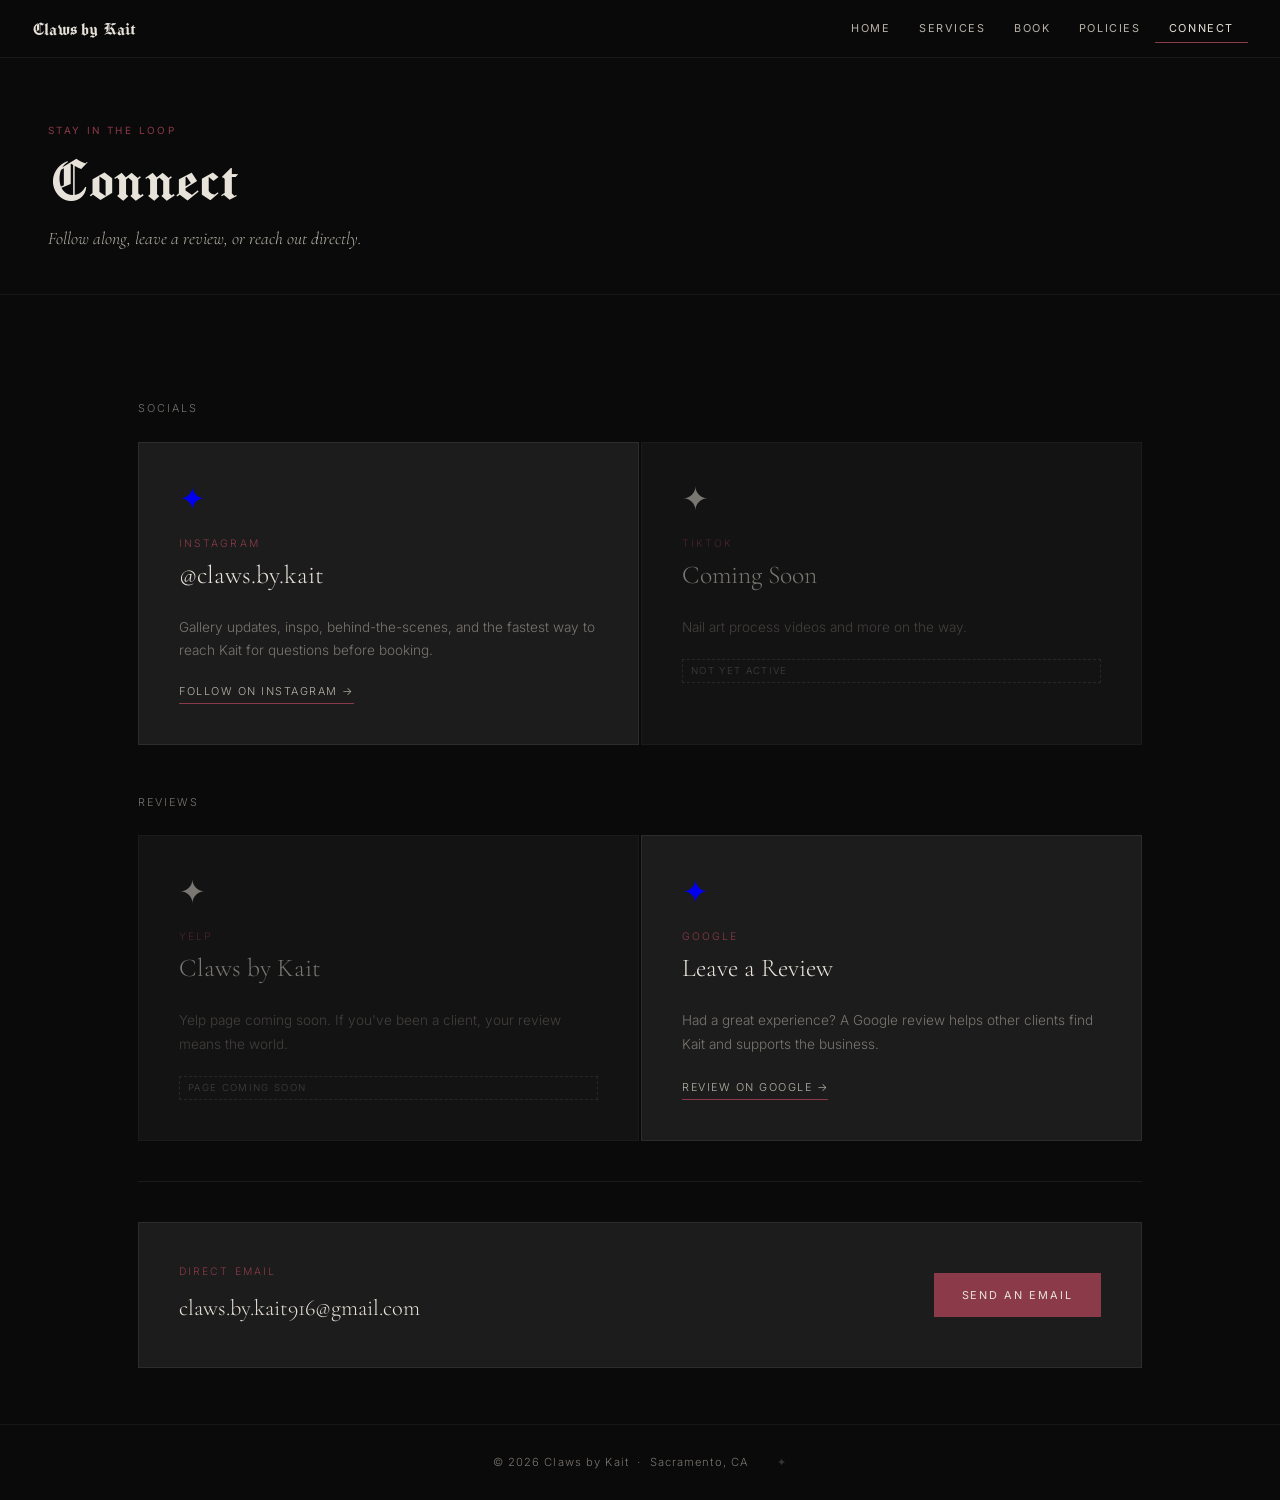
<file: connect/index.html>
<!DOCTYPE html>
<html lang="en">
<head>
  <meta charset="UTF-8" />
  <meta name="viewport" content="width=device-width, initial-scale=1.0" />
  <title>Connect — Claws by Kait</title>
  <link rel="preconnect" href="https://fonts.googleapis.com" />
  <link rel="preconnect" href="https://fonts.gstatic.com" crossorigin />
  <link href="https://fonts.googleapis.com/css2?family=Manufacturing+Consent:wght@400&family=Cormorant+Garamond:ital,wght@0,300;0,400;1,300;1,400&family=Inter:wght@300;400&display=swap" rel="stylesheet" />
  <link rel="stylesheet" href="../assets/site.css" />
  <style>
    .connect-grid {
      display: grid;
      grid-template-columns: 1fr 1fr;
      gap: 2px;
      margin-bottom: 2px;
    }

    .connect-card {
      background: var(--panel);
      border: 0.5px solid rgba(232,227,218,0.08);
      padding: 2.5rem;
      display: flex;
      flex-direction: column;
      gap: 1.25rem;
      text-decoration: none;
      transition: border-color 0.25s;
    }

    a.connect-card:hover {
      border-color: rgba(232,227,218,0.22);
    }

    .connect-icon {
      font-size: 2rem;
      line-height: 1;
    }

    .connect-platform {
      font-size: 0.65rem;
      letter-spacing: 0.2em;
      text-transform: uppercase;
      color: var(--rose);
    }

    .connect-name {
      font-family: 'Cormorant Garamond', serif;
      font-size: 1.6rem;
      font-weight: 300;
      color: var(--bone);
    }

    .connect-desc {
      font-size: 0.85rem;
      color: var(--silver);
      line-height: 1.7;
    }

    .connect-action {
      display: inline-block;
      font-size: 0.68rem;
      letter-spacing: 0.14em;
      text-transform: uppercase;
      color: var(--bone-dim);
      border-bottom: 0.5px solid var(--rose);
      padding-bottom: 2px;
      margin-top: auto;
      align-self: flex-start;
      transition: color 0.2s;
    }

    a.connect-card:hover .connect-action { color: var(--bone); }

    .coming-soon-card {
      opacity: 0.5;
      cursor: default;
      pointer-events: none;
    }

    .soon-badge {
      font-size: 0.6rem;
      letter-spacing: 0.14em;
      text-transform: uppercase;
      color: var(--silver);
      border: 0.5px dashed rgba(232,227,218,0.2);
      padding: 3px 8px;
      display: inline-block;
    }

    /* Email card full width */
    .email-card {
      background: var(--panel);
      border: 0.5px solid rgba(232,227,218,0.08);
      padding: 2.5rem;
      display: flex;
      align-items: center;
      justify-content: space-between;
      gap: 2rem;
      flex-wrap: wrap;
    }

    .email-left {}
    .email-label {
      font-size: 0.65rem;
      letter-spacing: 0.2em;
      text-transform: uppercase;
      color: var(--rose);
      margin-bottom: 0.5rem;
    }
    .email-address {
      font-family: 'Cormorant Garamond', serif;
      font-size: 1.4rem;
      color: var(--bone);
    }

    .divider-label {
      font-size: 0.68rem;
      letter-spacing: 0.18em;
      text-transform: uppercase;
      color: var(--silver);
      margin: 3rem 0 1.5rem;
    }

    @media (max-width: 640px) {
      .connect-grid { grid-template-columns: 1fr; }
      .email-card { flex-direction: column; align-items: flex-start; }
    }
  </style>
</head>
<body>

  <header>
    <a href="../" class="site-name">Claws by Kait</a>
    <nav>
      <a href="../">Home</a>
      <a href="../services/">Services</a>
      <a href="../book/">Book</a>
      <a href="../policies/">Policies</a>
      <a href="../connect/" class="active">Connect</a>
    </nav>
    <button class="nav-toggle" id="nav-toggle" aria-label="Menu">
      <span></span><span></span><span></span>
    </button>
  </header>

  <div class="page">
    <div class="page-hero fade-in">
      <p class="section-label">Stay in the Loop</p>
      <h1 class="page-title">Connect</h1>
      <p class="page-sub">Follow along, leave a review, or reach out directly.</p>
    </div>

    <div class="content">

      <!-- Socials -->
      <p class="divider-label fade-in">Socials</p>
      <div class="connect-grid fade-in">

        <a class="connect-card" href="https://instagram.com/claws.by.kait" target="_blank" rel="noopener">
          <div class="connect-icon">✦</div>
          <div>
            <p class="connect-platform">Instagram</p>
            <p class="connect-name">@claws.by.kait</p>
          </div>
          <p class="connect-desc">Gallery updates, inspo, behind-the-scenes, and the fastest way to reach Kait for questions before booking.</p>
          <span class="connect-action">Follow on Instagram →</span>
        </a>

        <div class="connect-card coming-soon-card">
          <div class="connect-icon">✦</div>
          <div>
            <p class="connect-platform">TikTok</p>
            <p class="connect-name">Coming Soon</p>
          </div>
          <p class="connect-desc">Nail art process videos and more on the way.</p>
          <span class="soon-badge">Not yet active</span>
        </div>

      </div>

      <!-- Reviews -->
      <p class="divider-label fade-in" style="margin-top:3rem;">Reviews</p>
      <div class="connect-grid fade-in">

        <div class="connect-card coming-soon-card">
          <div class="connect-icon">✦</div>
          <div>
            <p class="connect-platform">Yelp</p>
            <p class="connect-name">Claws by Kait</p>
          </div>
          <p class="connect-desc">Yelp page coming soon. If you've been a client, your review means the world.</p>
          <span class="soon-badge">Page coming soon</span>
        </div>

        <a class="connect-card" href="https://g.page/r/REPLACE_WITH_GOOGLE_REVIEW_LINK" target="_blank" rel="noopener">
          <div class="connect-icon">✦</div>
          <div>
            <p class="connect-platform">Google</p>
            <p class="connect-name">Leave a Review</p>
          </div>
          <p class="connect-desc">Had a great experience? A Google review helps other clients find Kait and supports the business.</p>
          <span class="connect-action">Review on Google →</span>
        </a>

      </div>

      <hr class="divider" />

      <!-- Email -->
      <div class="email-card fade-in">
        <div class="email-left">
          <p class="email-label">Direct Email</p>
          <p class="email-address">claws.by.kait916@gmail.com</p>
        </div>
        <a href="mailto:claws.by.kait916@gmail.com" class="btn">Send an Email</a>
      </div>

    </div>
  </div>

  <footer>
    <span>© 2026 Claws by Kait &nbsp;·&nbsp; Sacramento, CA</span>
    <a href="../admin/">✦</a>
  </footer>

  <script>
    const observer = new IntersectionObserver(entries => {
      entries.forEach(e => { if (e.isIntersecting) e.target.classList.add('visible'); });
    }, { threshold: 0.08 });
    document.querySelectorAll('.fade-in').forEach(el => observer.observe(el));
  </script>
  <script>
    const toggle = document.getElementById('nav-toggle');
    const nav    = document.querySelector('nav');
    if (toggle) {
      toggle.addEventListener('click', () => {
        toggle.classList.toggle('open');
        nav.classList.toggle('open');
      });
      // close on nav link click
      nav.querySelectorAll('a').forEach(a => {
        a.addEventListener('click', () => {
          toggle.classList.remove('open');
          nav.classList.remove('open');
        });
      });
    }
  </script>
</body>
</html>
</file>
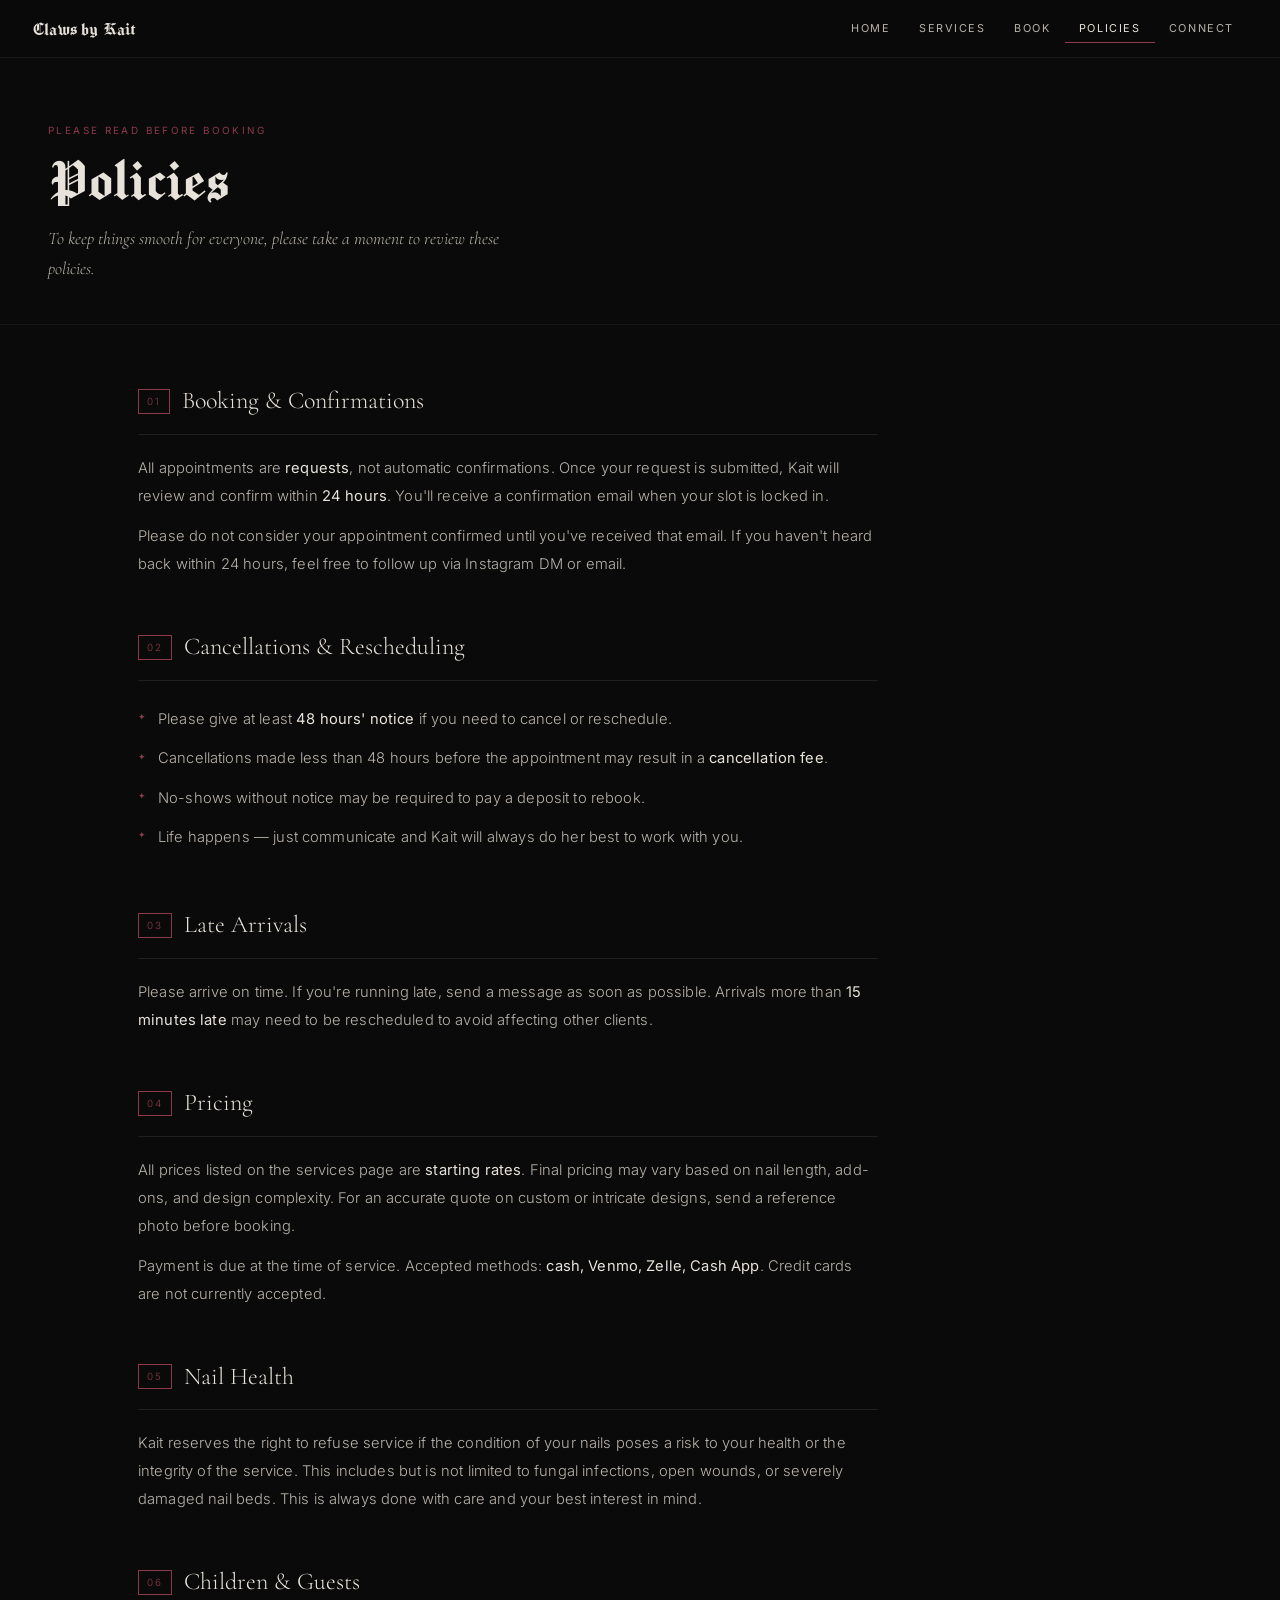
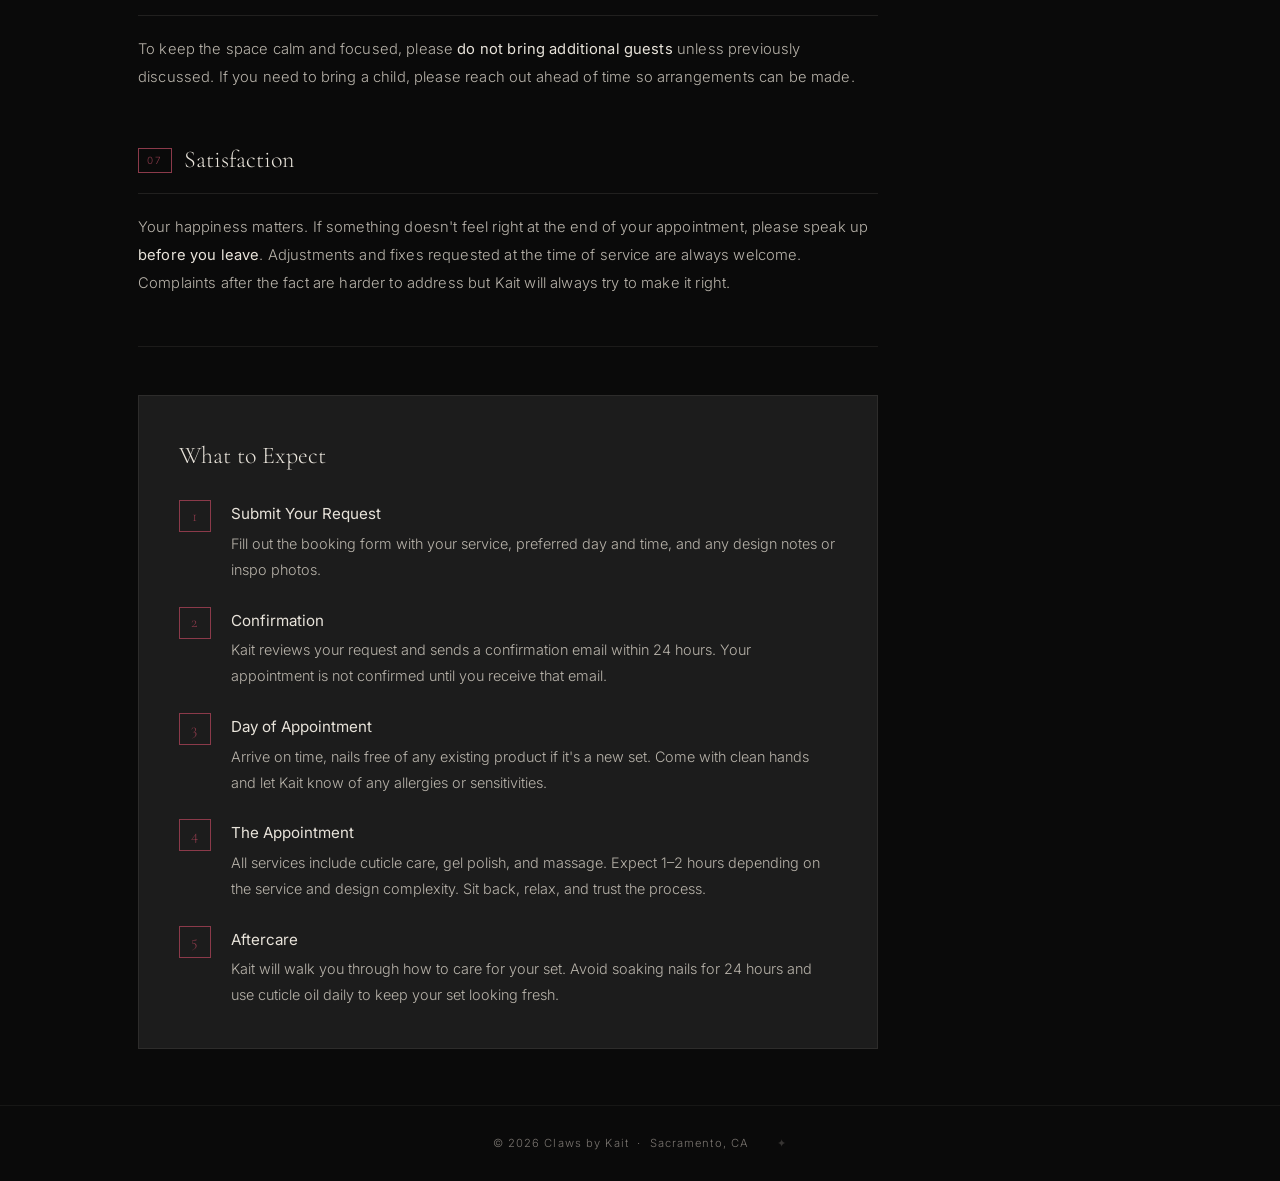
<file: policies/index.html>
<!DOCTYPE html>
<html lang="en">
<head>
  <meta charset="UTF-8" />
  <meta name="viewport" content="width=device-width, initial-scale=1.0" />
  <title>Policies — Claws by Kait</title>
  <link rel="preconnect" href="https://fonts.googleapis.com" />
  <link rel="preconnect" href="https://fonts.gstatic.com" crossorigin />
  <link href="https://fonts.googleapis.com/css2?family=Manufacturing+Consent:wght@400&family=Cormorant+Garamond:ital,wght@0,300;0,400;1,300;1,400&family=Inter:wght@300;400&display=swap" rel="stylesheet" />
  <link rel="stylesheet" href="../assets/site.css" />
  <style>
    .policies-wrap {
      max-width: 740px;
    }

    .policy-section {
      margin-bottom: 3rem;
    }

    .policy-section h2 {
      font-family: 'Cormorant Garamond', serif;
      font-size: 1.5rem;
      font-weight: 300;
      color: var(--bone);
      margin-bottom: 1.25rem;
      padding-bottom: 0.75rem;
      border-bottom: 0.5px solid rgba(232,227,218,0.1);
      display: flex;
      align-items: center;
      gap: 0.75rem;
    }

    .policy-section h2 .num {
      font-family: 'Inter', sans-serif;
      font-size: 0.62rem;
      letter-spacing: 0.18em;
      text-transform: uppercase;
      color: var(--rose);
      border: 0.5px solid var(--rose);
      padding: 3px 8px;
    }

    .policy-section p,
    .policy-section li {
      font-size: 0.92rem;
      color: var(--bone-dim);
      line-height: 1.9;
      letter-spacing: 0.01em;
    }

    .policy-section ul {
      list-style: none;
      padding: 0;
    }

    .policy-section ul li {
      padding: 0.35rem 0;
      padding-left: 1.25rem;
      position: relative;
    }

    .policy-section ul li::before {
      content: '✦';
      position: absolute;
      left: 0;
      color: var(--rose);
      font-size: 0.55rem;
      top: 0.55rem;
    }

    .policy-section p + p { margin-top: 0.75rem; }

    .highlight {
      color: var(--bone);
      font-weight: 400;
    }

    .what-to-expect {
      background: var(--panel);
      border: 0.5px solid rgba(232,227,218,0.08);
      padding: 2.5rem;
      margin-top: 3rem;
    }

    .what-to-expect h2 {
      font-family: 'Cormorant Garamond', serif;
      font-size: 1.5rem;
      font-weight: 300;
      color: var(--bone);
      margin-bottom: 1.5rem;
    }

    .expect-steps {
      display: grid;
      gap: 1.5rem;
    }

    .expect-step {
      display: flex;
      gap: 1.25rem;
      align-items: flex-start;
    }

    .step-num {
      min-width: 32px;
      height: 32px;
      border: 0.5px solid var(--rose);
      color: var(--rose);
      font-size: 0.72rem;
      letter-spacing: 0.1em;
      display: flex;
      align-items: center;
      justify-content: center;
      flex-shrink: 0;
      font-family: 'Cormorant Garamond', serif;
      font-size: 1rem;
    }

    .step-text {
      font-size: 0.9rem;
      color: var(--bone-dim);
      line-height: 1.8;
    }

    .step-text strong {
      display: block;
      color: var(--bone);
      font-weight: 400;
      margin-bottom: 0.2rem;
      font-size: 0.95rem;
    }

    .coming-soon-note {
      font-size: 0.75rem;
      letter-spacing: 0.1em;
      text-transform: uppercase;
      color: var(--silver);
      border: 0.5px dashed rgba(232,227,218,0.12);
      padding: 0.5rem 1rem;
      display: inline-block;
      margin-top: 1rem;
    }
  </style>
</head>
<body>

  <header>
    <a href="../" class="site-name">Claws by Kait</a>
    <nav>
      <a href="../">Home</a>
      <a href="../services/">Services</a>
      <a href="../book/">Book</a>
      <a href="../policies/" class="active">Policies</a>
      <a href="../connect/">Connect</a>
    </nav>
    <button class="nav-toggle" id="nav-toggle" aria-label="Menu">
      <span></span><span></span><span></span>
    </button>
  </header>

  <div class="page">
    <div class="page-hero fade-in">
      <p class="section-label">Please Read Before Booking</p>
      <h1 class="page-title">Policies</h1>
      <p class="page-sub">To keep things smooth for everyone, please take a moment to review these policies.</p>
    </div>

    <div class="content">
      <div class="policies-wrap">

        <div class="policy-section fade-in">
          <h2><span class="num">01</span> Booking & Confirmations</h2>
          <p>All appointments are <span class="highlight">requests</span>, not automatic confirmations. Once your request is submitted, Kait will review and confirm within <span class="highlight">24 hours</span>. You'll receive a confirmation email when your slot is locked in.</p>
          <p>Please do not consider your appointment confirmed until you've received that email. If you haven't heard back within 24 hours, feel free to follow up via Instagram DM or email.</p>
        </div>

        <div class="policy-section fade-in">
          <h2><span class="num">02</span> Cancellations & Rescheduling</h2>
          <ul>
            <li>Please give at least <span class="highlight">48 hours' notice</span> if you need to cancel or reschedule.</li>
            <li>Cancellations made less than 48 hours before the appointment may result in a <span class="highlight">cancellation fee</span>.</li>
            <li>No-shows without notice may be required to pay a deposit to rebook.</li>
            <li>Life happens — just communicate and Kait will always do her best to work with you.</li>
          </ul>
        </div>

        <div class="policy-section fade-in">
          <h2><span class="num">03</span> Late Arrivals</h2>
          <p>Please arrive on time. If you're running late, send a message as soon as possible. Arrivals more than <span class="highlight">15 minutes late</span> may need to be rescheduled to avoid affecting other clients.</p>
        </div>

        <div class="policy-section fade-in">
          <h2><span class="num">04</span> Pricing</h2>
          <p>All prices listed on the services page are <span class="highlight">starting rates</span>. Final pricing may vary based on nail length, add-ons, and design complexity. For an accurate quote on custom or intricate designs, send a reference photo before booking.</p>
          <p>Payment is due at the time of service. Accepted methods: <span class="highlight">cash, Venmo, Zelle, Cash App</span>. Credit cards are not currently accepted.</p>
        </div>

        <div class="policy-section fade-in">
          <h2><span class="num">05</span> Nail Health</h2>
          <p>Kait reserves the right to refuse service if the condition of your nails poses a risk to your health or the integrity of the service. This includes but is not limited to fungal infections, open wounds, or severely damaged nail beds. This is always done with care and your best interest in mind.</p>
        </div>

        <div class="policy-section fade-in">
          <h2><span class="num">06</span> Children & Guests</h2>
          <p>To keep the space calm and focused, please <span class="highlight">do not bring additional guests</span> unless previously discussed. If you need to bring a child, please reach out ahead of time so arrangements can be made.</p>
        </div>

        <div class="policy-section fade-in">
          <h2><span class="num">07</span> Satisfaction</h2>
          <p>Your happiness matters. If something doesn't feel right at the end of your appointment, please speak up <span class="highlight">before you leave</span>. Adjustments and fixes requested at the time of service are always welcome. Complaints after the fact are harder to address but Kait will always try to make it right.</p>
        </div>

        <hr class="divider" />

        <!-- What to Expect -->
        <div class="what-to-expect fade-in">
          <h2>What to Expect</h2>
          <div class="expect-steps">
            <div class="expect-step">
              <div class="step-num">1</div>
              <div class="step-text">
                <strong>Submit Your Request</strong>
                Fill out the booking form with your service, preferred day and time, and any design notes or inspo photos.
              </div>
            </div>
            <div class="expect-step">
              <div class="step-num">2</div>
              <div class="step-text">
                <strong>Confirmation</strong>
                Kait reviews your request and sends a confirmation email within 24 hours. Your appointment is not confirmed until you receive that email.
              </div>
            </div>
            <div class="expect-step">
              <div class="step-num">3</div>
              <div class="step-text">
                <strong>Day of Appointment</strong>
                Arrive on time, nails free of any existing product if it's a new set. Come with clean hands and let Kait know of any allergies or sensitivities.
              </div>
            </div>
            <div class="expect-step">
              <div class="step-num">4</div>
              <div class="step-text">
                <strong>The Appointment</strong>
                All services include cuticle care, gel polish, and massage. Expect 1–2 hours depending on the service and design complexity. Sit back, relax, and trust the process.
              </div>
            </div>
            <div class="expect-step">
              <div class="step-num">5</div>
              <div class="step-text">
                <strong>Aftercare</strong>
                Kait will walk you through how to care for your set. Avoid soaking nails for 24 hours and use cuticle oil daily to keep your set looking fresh.
              </div>
            </div>
          </div>
        </div>

      </div>
    </div>
  </div>

  <footer>
    <span>© 2026 Claws by Kait &nbsp;·&nbsp; Sacramento, CA</span>
    <a href="../admin/">✦</a>
  </footer>

  <script>
    const observer = new IntersectionObserver(entries => {
      entries.forEach(e => { if (e.isIntersecting) e.target.classList.add('visible'); });
    }, { threshold: 0.08 });
    document.querySelectorAll('.fade-in').forEach(el => observer.observe(el));
  </script>
  <script>
    const toggle = document.getElementById('nav-toggle');
    const nav    = document.querySelector('nav');
    if (toggle) {
      toggle.addEventListener('click', () => {
        toggle.classList.toggle('open');
        nav.classList.toggle('open');
      });
      // close on nav link click
      nav.querySelectorAll('a').forEach(a => {
        a.addEventListener('click', () => {
          toggle.classList.remove('open');
          nav.classList.remove('open');
        });
      });
    }
  </script>
</body>
</html>
</file>
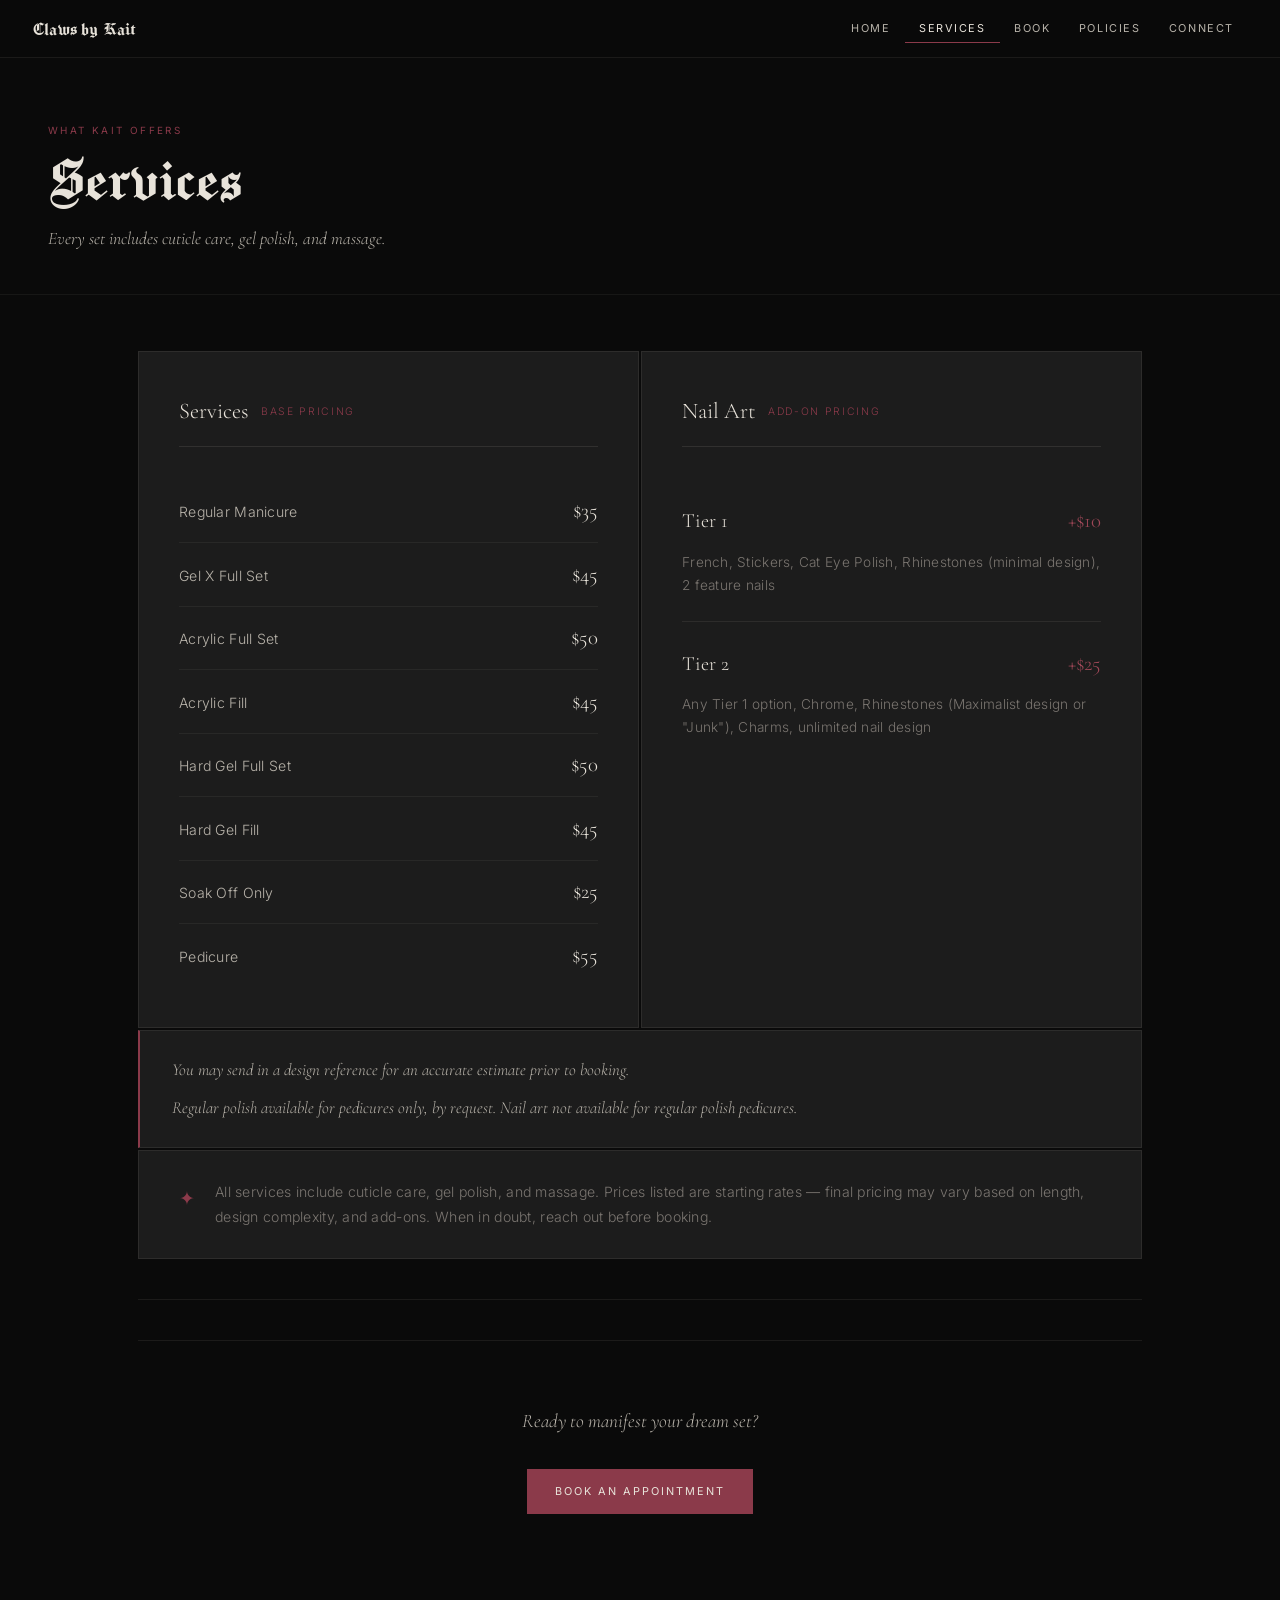
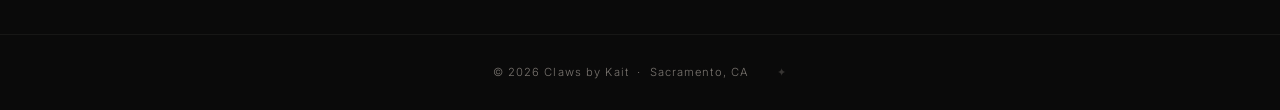
<file: services/index.html>
<!DOCTYPE html>
<html lang="en">
<head>
  <meta charset="UTF-8" />
  <meta name="viewport" content="width=device-width, initial-scale=1.0" />
  <title>Services — Claws by Kait</title>
  <link rel="preconnect" href="https://fonts.googleapis.com" />
  <link rel="preconnect" href="https://fonts.gstatic.com" crossorigin />
  <link href="https://fonts.googleapis.com/css2?family=Manufacturing+Consent:wght@400&family=Cormorant+Garamond:ital,wght@0,300;0,400;1,300;1,400&family=Inter:wght@300;400&display=swap" rel="stylesheet" />
  <link rel="stylesheet" href="../assets/site.css" />
  <style>
    .services-grid {
      display: grid;
      grid-template-columns: 1fr 1fr;
      gap: 2px;
      margin-bottom: 2px;
    }

    .service-card {
      background: var(--panel);
      border: 0.5px solid rgba(232,227,218,0.08);
      padding: 2.5rem;
    }

    .card-title {
      font-family: 'Cormorant Garamond', serif;
      font-size: 1.4rem;
      font-weight: 300;
      color: var(--bone);
      margin-bottom: 2rem;
      padding-bottom: 1rem;
      border-bottom: 0.5px solid rgba(232,227,218,0.1);
      display: flex;
      align-items: center;
      gap: 0.75rem;
    }

    .card-title span {
      font-size: 0.65rem;
      letter-spacing: 0.16em;
      text-transform: uppercase;
      color: var(--rose);
      font-family: 'Inter', sans-serif;
    }

    .service-row {
      display: flex;
      justify-content: space-between;
      align-items: baseline;
      padding: 0.85rem 0;
      border-bottom: 0.5px solid rgba(232,227,218,0.06);
    }

    .service-row:last-child { border-bottom: none; }

    .service-name {
      font-size: 0.88rem;
      color: var(--bone-dim);
      letter-spacing: 0.02em;
    }

    .service-price {
      font-family: 'Cormorant Garamond', serif;
      font-size: 1.3rem;
      color: var(--bone);
      flex-shrink: 0;
      margin-left: 1rem;
    }

    /* Nail art tiers */
    .tier-card {
      background: var(--panel);
      border: 0.5px solid rgba(232,227,218,0.08);
      padding: 2.5rem;
      margin-bottom: 2px;
    }

    .tier {
      padding: 1.5rem 0;
      border-bottom: 0.5px solid rgba(232,227,218,0.08);
    }
    .tier:last-child { border-bottom: none; padding-bottom: 0; }

    .tier-header {
      display: flex;
      justify-content: space-between;
      align-items: baseline;
      margin-bottom: 0.75rem;
    }

    .tier-name {
      font-family: 'Cormorant Garamond', serif;
      font-size: 1.25rem;
      color: var(--bone);
    }

    .tier-price {
      font-family: 'Cormorant Garamond', serif;
      font-size: 1.3rem;
      color: var(--rose-light);
    }

    .tier-includes {
      font-size: 0.85rem;
      color: var(--silver);
      line-height: 1.7;
      letter-spacing: 0.02em;
    }

    /* Note box */
    .note-box {
      background: var(--panel);
      border: 0.5px solid rgba(232,227,218,0.08);
      border-left: 2px solid var(--rose);
      padding: 1.5rem 2rem;
      margin-bottom: 2px;
    }

    .note-box p {
      font-family: 'Cormorant Garamond', serif;
      font-style: italic;
      font-size: 1.05rem;
      color: var(--bone-dim);
      line-height: 1.8;
    }

    .note-box p + p { margin-top: 0.5rem; }

    .includes-note {
      background: var(--panel);
      border: 0.5px solid rgba(232,227,218,0.08);
      padding: 1.75rem 2.5rem;
      display: flex;
      align-items: flex-start;
      gap: 1.25rem;
    }

    .includes-note .glyph {
      font-size: 1.2rem;
      color: var(--rose);
      flex-shrink: 0;
      margin-top: 0.15rem;
    }

    .includes-note p {
      font-size: 0.88rem;
      color: var(--silver);
      line-height: 1.8;
      letter-spacing: 0.02em;
    }

    .book-cta {
      text-align: center;
      padding: 4rem 2rem;
      border-top: 0.5px solid rgba(232,227,218,0.08);
    }

    .book-cta p {
      font-family: 'Cormorant Garamond', serif;
      font-style: italic;
      font-size: 1.2rem;
      color: var(--bone-dim);
      margin-bottom: 2rem;
    }

    @media (max-width: 700px) {
      .services-grid { grid-template-columns: 1fr; }
    }
  </style>
</head>
<body>

  <header>
    <a href="../" class="site-name">Claws by Kait</a>
    <nav>
      <a href="../">Home</a>
      <a href="../services/" class="active">Services</a>
      <a href="../book/">Book</a>
      <a href="../policies/">Policies</a>
      <a href="../connect/">Connect</a>
    </nav>
    <button class="nav-toggle" id="nav-toggle" aria-label="Menu">
      <span></span><span></span><span></span>
    </button>
  </header>

  <div class="page">
    <div class="page-hero fade-in">
      <p class="section-label">What Kait Offers</p>
      <h1 class="page-title">Services</h1>
      <p class="page-sub">Every set includes cuticle care, gel polish, and massage.</p>
    </div>

    <div class="content">

      <!-- Services + Nail Art grid -->
      <div class="services-grid fade-in">

        <!-- Services -->
        <div class="service-card">
          <h2 class="card-title">Services <span>Base Pricing</span></h2>
          <div class="service-row">
            <span class="service-name">Regular Manicure</span>
            <span class="service-price">$35</span>
          </div>
          <div class="service-row">
            <span class="service-name">Gel X Full Set</span>
            <span class="service-price">$45</span>
          </div>
          <div class="service-row">
            <span class="service-name">Acrylic Full Set</span>
            <span class="service-price">$50</span>
          </div>
          <div class="service-row">
            <span class="service-name">Acrylic Fill</span>
            <span class="service-price">$45</span>
          </div>
          <div class="service-row">
            <span class="service-name">Hard Gel Full Set</span>
            <span class="service-price">$50</span>
          </div>
          <div class="service-row">
            <span class="service-name">Hard Gel Fill</span>
            <span class="service-price">$45</span>
          </div>
          <div class="service-row">
            <span class="service-name">Soak Off Only</span>
            <span class="service-price">$25</span>
          </div>
          <div class="service-row">
            <span class="service-name">Pedicure</span>
            <span class="service-price">$55</span>
          </div>
        </div>

        <!-- Nail Art -->
        <div class="service-card">
          <h2 class="card-title">Nail Art <span>Add-On Pricing</span></h2>
          <div class="tier">
            <div class="tier-header">
              <span class="tier-name">Tier 1</span>
              <span class="tier-price">+$10</span>
            </div>
            <p class="tier-includes">French, Stickers, Cat Eye Polish, Rhinestones (minimal design), 2 feature nails</p>
          </div>
          <div class="tier">
            <div class="tier-header">
              <span class="tier-name">Tier 2</span>
              <span class="tier-price">+$25</span>
            </div>
            <p class="tier-includes">Any Tier 1 option, Chrome, Rhinestones (Maximalist design or "Junk"), Charms, unlimited nail design</p>
          </div>
        </div>
      </div>

      <!-- Notes -->
      <div class="note-box fade-in">
        <p>You may send in a design reference for an accurate estimate prior to booking.</p>
        <p>Regular polish available for pedicures only, by request. Nail art not available for regular polish pedicures.</p>
      </div>

      <!-- What's included -->
      <div class="includes-note fade-in">
        <span class="glyph">✦</span>
        <p>All services include cuticle care, gel polish, and massage. Prices listed are starting rates — final pricing may vary based on length, design complexity, and add-ons. When in doubt, reach out before booking.</p>
      </div>

      <hr class="divider" />

      <!-- Book CTA -->
      <div class="book-cta fade-in">
        <p>Ready to manifest your dream set?</p>
        <a href="../book/" class="btn">Book an Appointment</a>
      </div>

    </div>
  </div>

  <footer>
    <span>© 2026 Claws by Kait &nbsp;·&nbsp; Sacramento, CA</span>
    <a href="../admin/">✦</a>
  </footer>

  <script>
    const observer = new IntersectionObserver(entries => {
      entries.forEach(e => { if (e.isIntersecting) e.target.classList.add('visible'); });
    }, { threshold: 0.08 });
    document.querySelectorAll('.fade-in').forEach(el => observer.observe(el));
  </script>
  <script>
    const toggle = document.getElementById('nav-toggle');
    const nav    = document.querySelector('nav');
    if (toggle) {
      toggle.addEventListener('click', () => {
        toggle.classList.toggle('open');
        nav.classList.toggle('open');
      });
      // close on nav link click
      nav.querySelectorAll('a').forEach(a => {
        a.addEventListener('click', () => {
          toggle.classList.remove('open');
          nav.classList.remove('open');
        });
      });
    }
  </script>
</body>
</html>
</file>
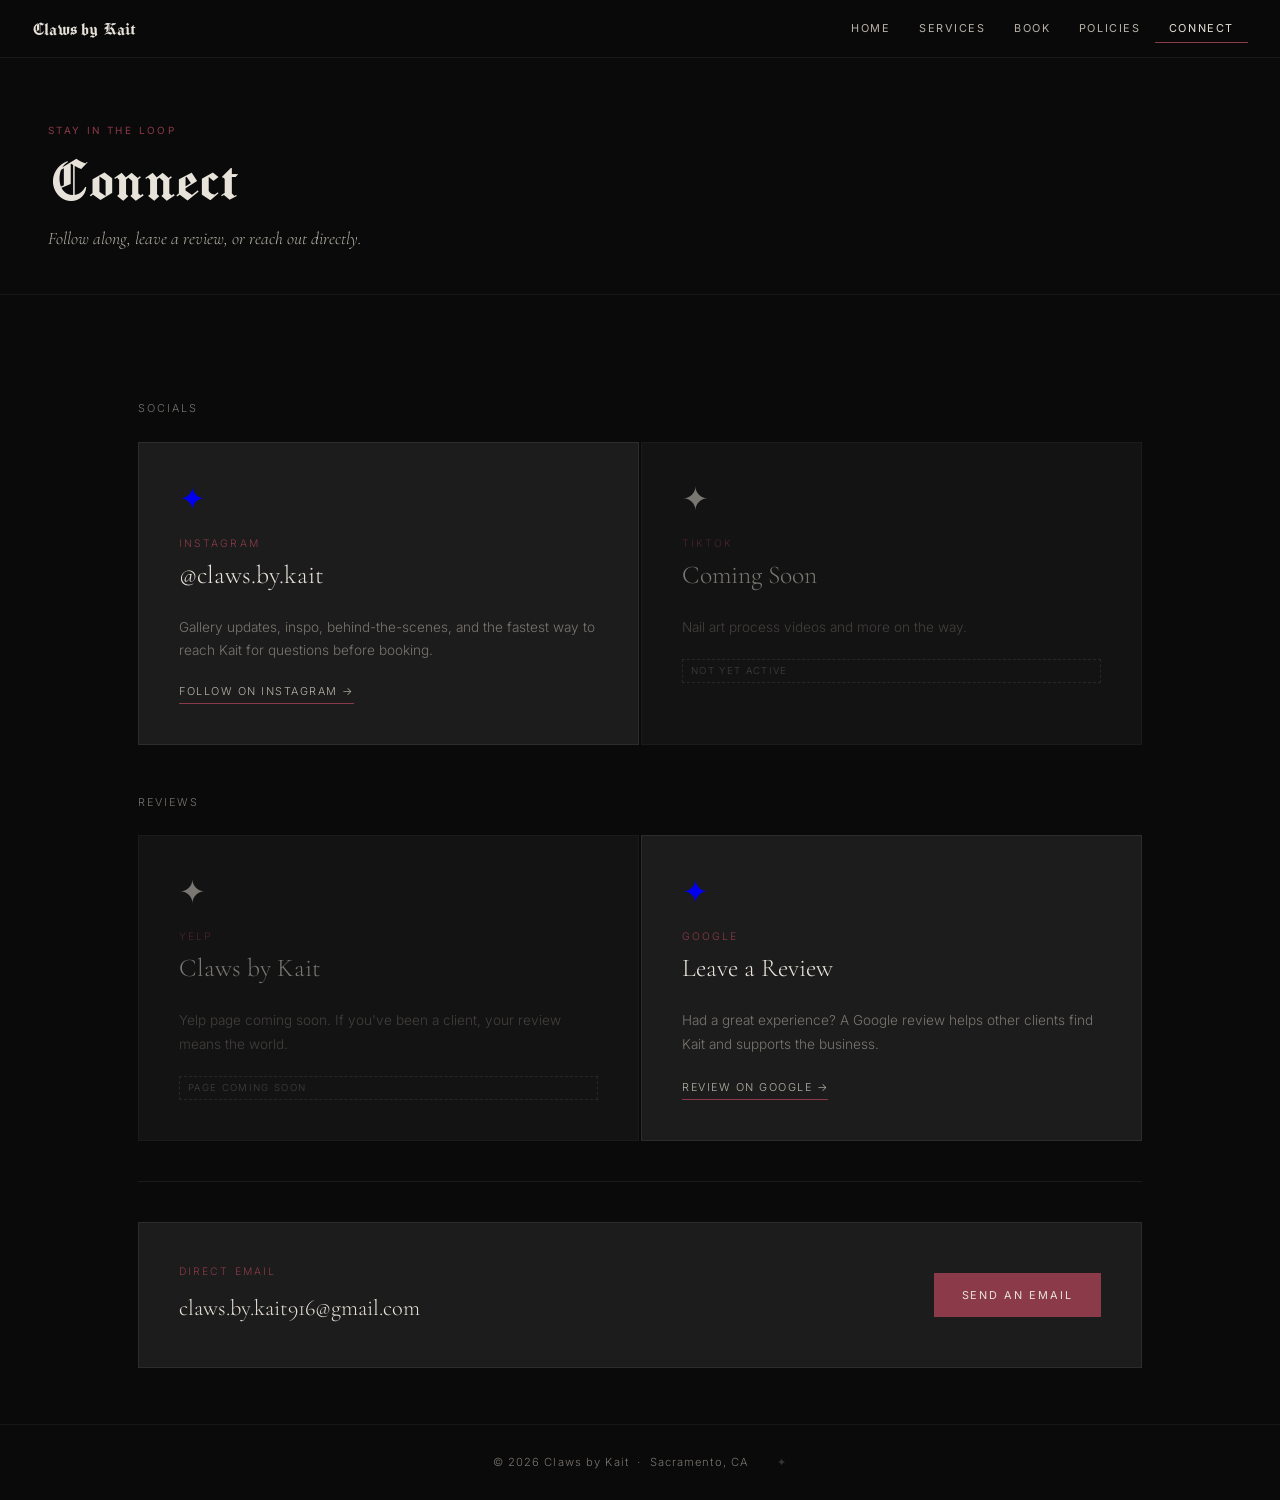
<file: connect.html>
<!DOCTYPE html>
<html lang="en">
<head>
  <meta charset="UTF-8" />
  <meta name="viewport" content="width=device-width, initial-scale=1.0" />
  <title>Connect — Claws by Kait</title>
  <link rel="preconnect" href="https://fonts.googleapis.com" />
  <link rel="preconnect" href="https://fonts.gstatic.com" crossorigin />
  <link href="https://fonts.googleapis.com/css2?family=Manufacturing+Consent&family=Cormorant+Garamond:ital,wght@0,300;0,400;1,300;1,400&family=Inter:wght@300;400&display=swap" rel="stylesheet" />
  <link rel="stylesheet" href="assets/site.css" />
  <style>
    .connect-grid {
      display: grid;
      grid-template-columns: 1fr 1fr;
      gap: 2px;
      margin-bottom: 2px;
    }

    .connect-card {
      background: var(--panel);
      border: 0.5px solid rgba(232,227,218,0.08);
      padding: 2.5rem;
      display: flex;
      flex-direction: column;
      gap: 1.25rem;
      text-decoration: none;
      transition: border-color 0.25s;
    }

    a.connect-card:hover {
      border-color: rgba(232,227,218,0.22);
    }

    .connect-icon {
      font-size: 2rem;
      line-height: 1;
    }

    .connect-platform {
      font-size: 0.65rem;
      letter-spacing: 0.2em;
      text-transform: uppercase;
      color: var(--rose);
    }

    .connect-name {
      font-family: 'Cormorant Garamond', serif;
      font-size: 1.6rem;
      font-weight: 300;
      color: var(--bone);
    }

    .connect-desc {
      font-size: 0.85rem;
      color: var(--silver);
      line-height: 1.7;
    }

    .connect-action {
      display: inline-block;
      font-size: 0.68rem;
      letter-spacing: 0.14em;
      text-transform: uppercase;
      color: var(--bone-dim);
      border-bottom: 0.5px solid var(--rose);
      padding-bottom: 2px;
      margin-top: auto;
      align-self: flex-start;
      transition: color 0.2s;
    }

    a.connect-card:hover .connect-action { color: var(--bone); }

    .coming-soon-card {
      opacity: 0.5;
      cursor: default;
      pointer-events: none;
    }

    .soon-badge {
      font-size: 0.6rem;
      letter-spacing: 0.14em;
      text-transform: uppercase;
      color: var(--silver);
      border: 0.5px dashed rgba(232,227,218,0.2);
      padding: 3px 8px;
      display: inline-block;
    }

    /* Email card full width */
    .email-card {
      background: var(--panel);
      border: 0.5px solid rgba(232,227,218,0.08);
      padding: 2.5rem;
      display: flex;
      align-items: center;
      justify-content: space-between;
      gap: 2rem;
      flex-wrap: wrap;
    }

    .email-left {}
    .email-label {
      font-size: 0.65rem;
      letter-spacing: 0.2em;
      text-transform: uppercase;
      color: var(--rose);
      margin-bottom: 0.5rem;
    }
    .email-address {
      font-family: 'Cormorant Garamond', serif;
      font-size: 1.4rem;
      color: var(--bone);
    }

    .divider-label {
      font-size: 0.68rem;
      letter-spacing: 0.18em;
      text-transform: uppercase;
      color: var(--silver);
      margin: 3rem 0 1.5rem;
    }

    @media (max-width: 640px) {
      .connect-grid { grid-template-columns: 1fr; }
      .email-card { flex-direction: column; align-items: flex-start; }
    }
  </style>
</head>
<body>

  <header>
    <a href="index.html" class="site-name">Claws by Kait</a>
    <nav>
      <a href="index.html">Home</a>
      <a href="services.html">Services</a>
      <a href="book.html">Book</a>
      <a href="policies.html">Policies</a>
      <a href="connect.html" class="active">Connect</a>
    </nav>
  </header>

  <div class="page">
    <div class="page-hero fade-in">
      <p class="section-label">Stay in the Loop</p>
      <h1 class="page-title">Connect</h1>
      <p class="page-sub">Follow along, leave a review, or reach out directly.</p>
    </div>

    <div class="content">

      <!-- Socials -->
      <p class="divider-label fade-in">Socials</p>
      <div class="connect-grid fade-in">

        <a class="connect-card" href="https://instagram.com/claws.by.kait" target="_blank" rel="noopener">
          <div class="connect-icon">✦</div>
          <div>
            <p class="connect-platform">Instagram</p>
            <p class="connect-name">@claws.by.kait</p>
          </div>
          <p class="connect-desc">Gallery updates, inspo, behind-the-scenes, and the fastest way to reach Kait for questions before booking.</p>
          <span class="connect-action">Follow on Instagram →</span>
        </a>

        <div class="connect-card coming-soon-card">
          <div class="connect-icon">✦</div>
          <div>
            <p class="connect-platform">TikTok</p>
            <p class="connect-name">Coming Soon</p>
          </div>
          <p class="connect-desc">Nail art process videos and more on the way.</p>
          <span class="soon-badge">Not yet active</span>
        </div>

      </div>

      <!-- Reviews -->
      <p class="divider-label fade-in" style="margin-top:3rem;">Reviews</p>
      <div class="connect-grid fade-in">

        <div class="connect-card coming-soon-card">
          <div class="connect-icon">✦</div>
          <div>
            <p class="connect-platform">Yelp</p>
            <p class="connect-name">Claws by Kait</p>
          </div>
          <p class="connect-desc">Yelp page coming soon. If you've been a client, your review means the world.</p>
          <span class="soon-badge">Page coming soon</span>
        </div>

        <a class="connect-card" href="https://g.page/r/REPLACE_WITH_GOOGLE_REVIEW_LINK" target="_blank" rel="noopener">
          <div class="connect-icon">✦</div>
          <div>
            <p class="connect-platform">Google</p>
            <p class="connect-name">Leave a Review</p>
          </div>
          <p class="connect-desc">Had a great experience? A Google review helps other clients find Kait and supports the business.</p>
          <span class="connect-action">Review on Google →</span>
        </a>

      </div>

      <hr class="divider" />

      <!-- Email -->
      <div class="email-card fade-in">
        <div class="email-left">
          <p class="email-label">Direct Email</p>
          <p class="email-address">claws.by.kait916@gmail.com</p>
        </div>
        <a href="mailto:claws.by.kait916@gmail.com" class="btn">Send an Email</a>
      </div>

    </div>
  </div>

  <footer>
    <span>© 2026 Claws by Kait &nbsp;·&nbsp; Sacramento, CA</span>
    <a href="admin/index.html">✦</a>
  </footer>

  <script>
    const observer = new IntersectionObserver(entries => {
      entries.forEach(e => { if (e.isIntersecting) e.target.classList.add('visible'); });
    }, { threshold: 0.08 });
    document.querySelectorAll('.fade-in').forEach(el => observer.observe(el));
  </script>
</body>
</html>
</file>
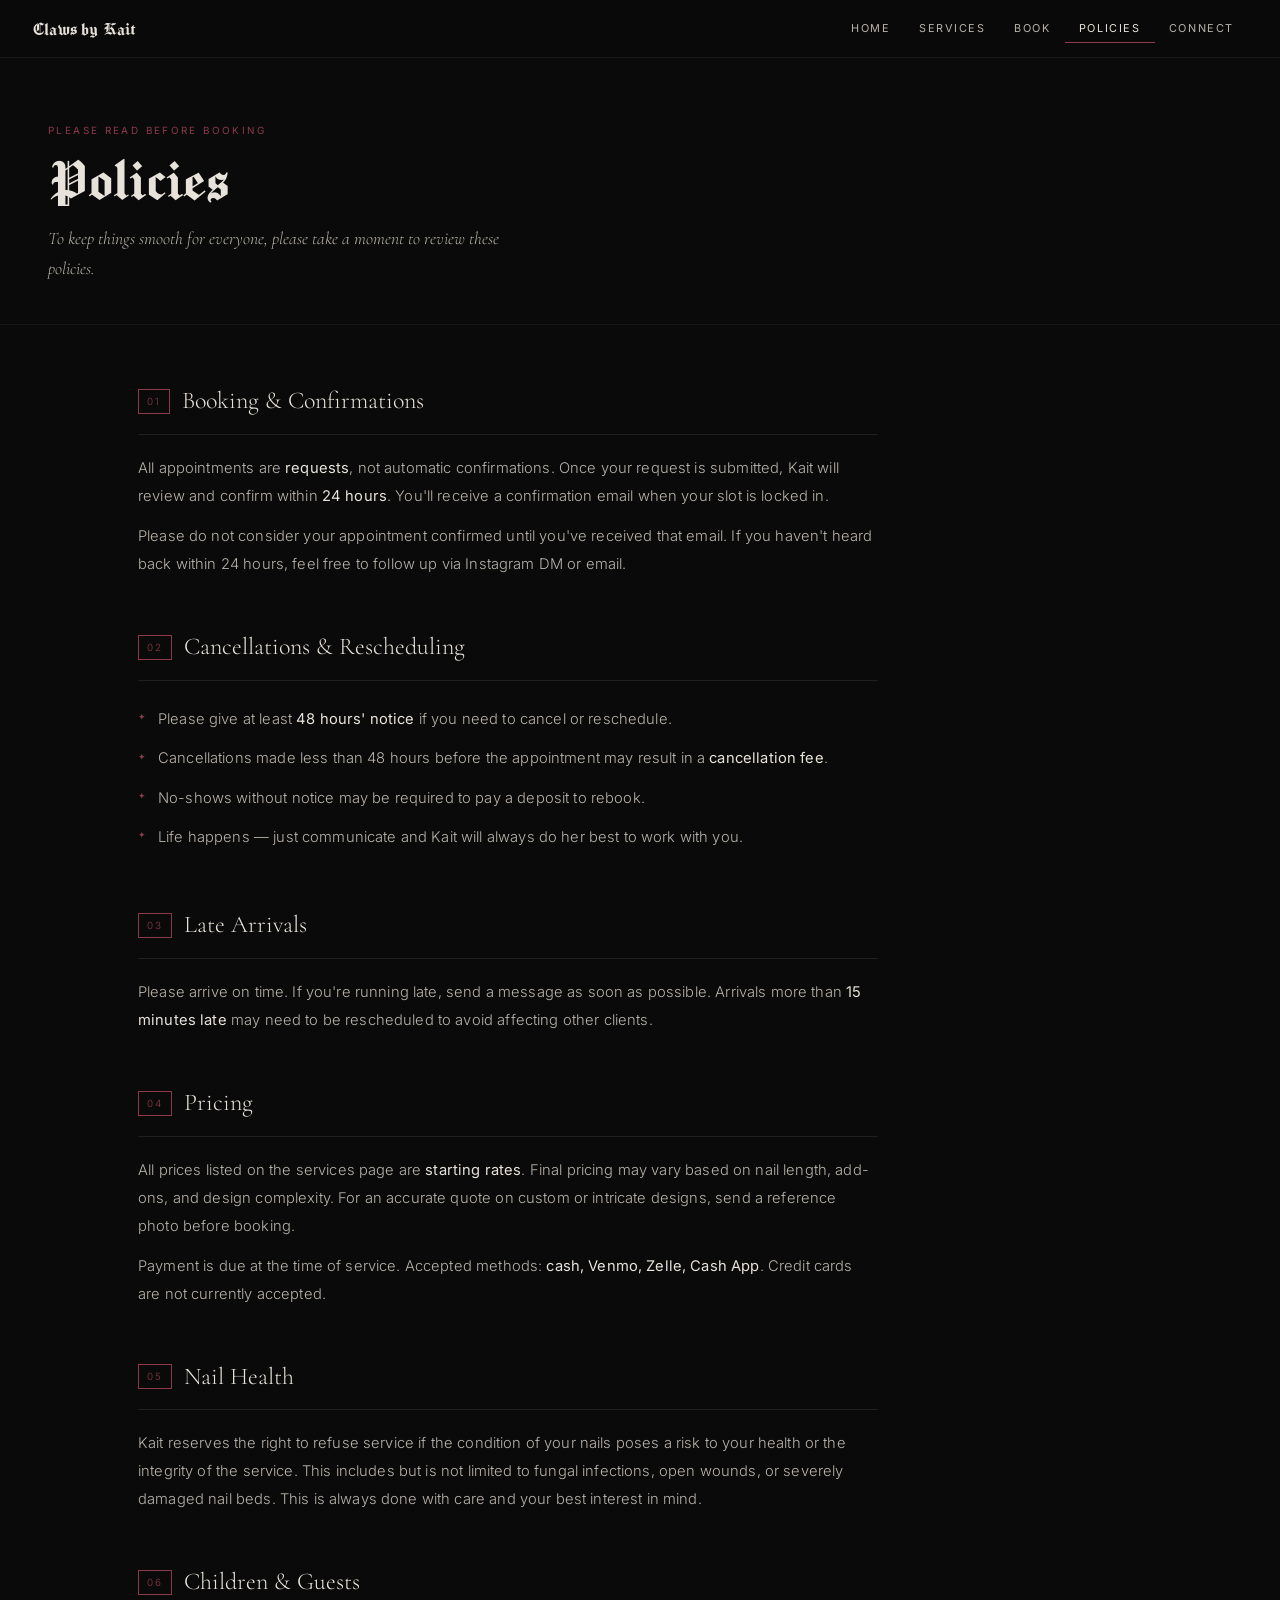
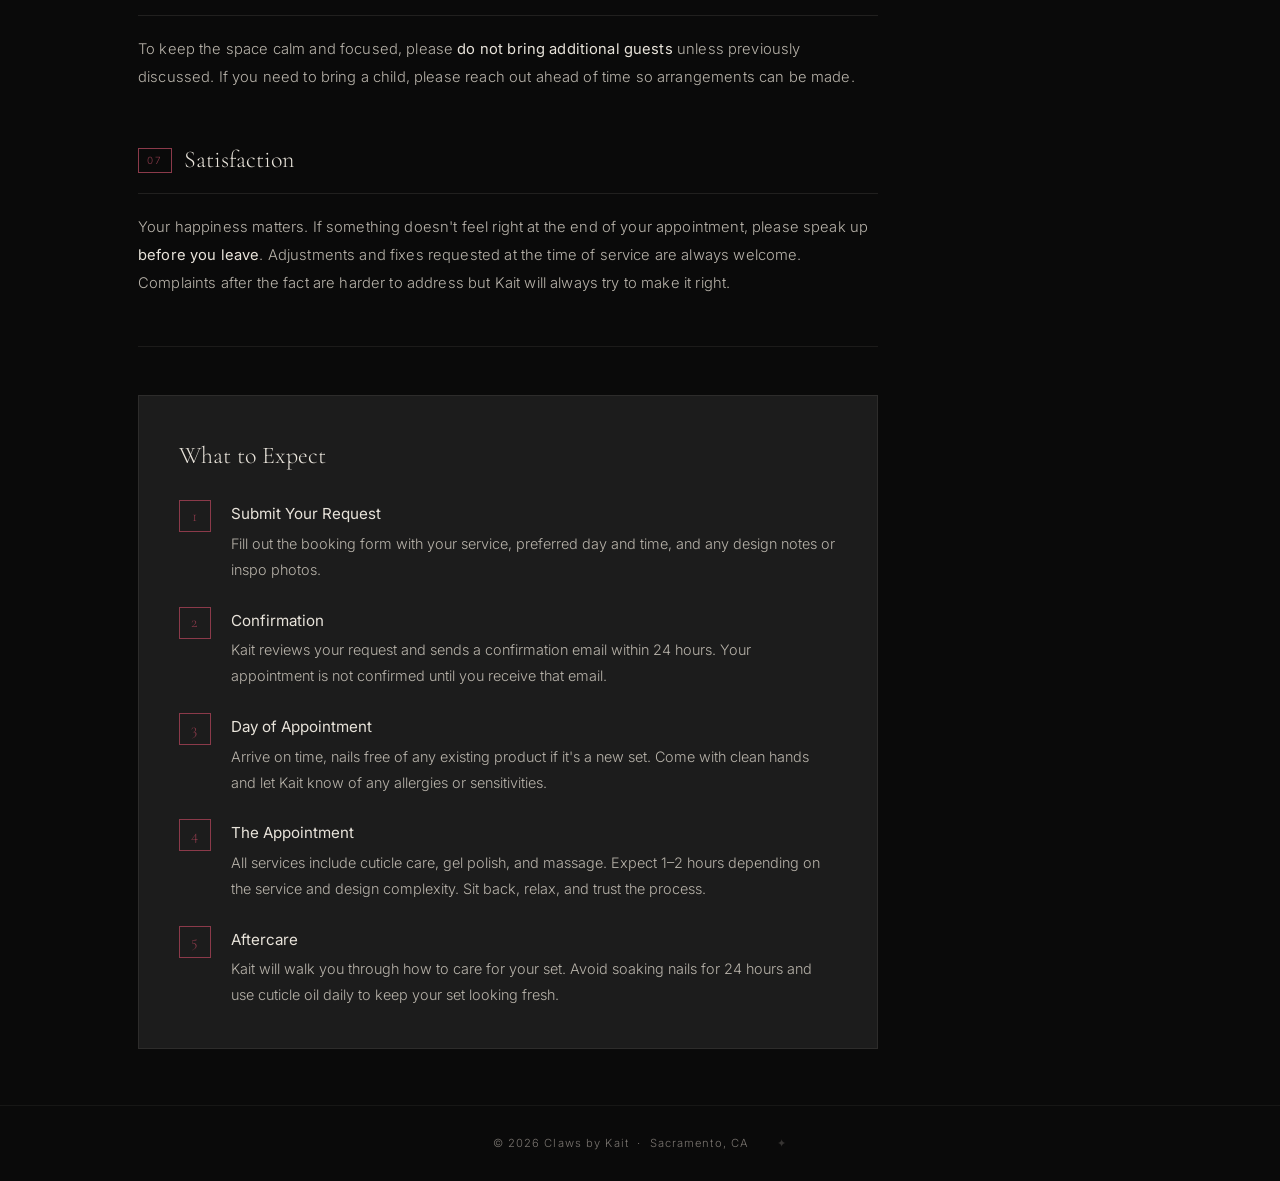
<file: policies.html>
<!DOCTYPE html>
<html lang="en">
<head>
  <meta charset="UTF-8" />
  <meta name="viewport" content="width=device-width, initial-scale=1.0" />
  <title>Policies — Claws by Kait</title>
  <link rel="preconnect" href="https://fonts.googleapis.com" />
  <link rel="preconnect" href="https://fonts.gstatic.com" crossorigin />
  <link href="https://fonts.googleapis.com/css2?family=Manufacturing+Consent&family=Cormorant+Garamond:ital,wght@0,300;0,400;1,300;1,400&family=Inter:wght@300;400&display=swap" rel="stylesheet" />
  <link rel="stylesheet" href="assets/site.css" />
  <style>
    .policies-wrap {
      max-width: 740px;
    }

    .policy-section {
      margin-bottom: 3rem;
    }

    .policy-section h2 {
      font-family: 'Cormorant Garamond', serif;
      font-size: 1.5rem;
      font-weight: 300;
      color: var(--bone);
      margin-bottom: 1.25rem;
      padding-bottom: 0.75rem;
      border-bottom: 0.5px solid rgba(232,227,218,0.1);
      display: flex;
      align-items: center;
      gap: 0.75rem;
    }

    .policy-section h2 .num {
      font-family: 'Inter', sans-serif;
      font-size: 0.62rem;
      letter-spacing: 0.18em;
      text-transform: uppercase;
      color: var(--rose);
      border: 0.5px solid var(--rose);
      padding: 3px 8px;
    }

    .policy-section p,
    .policy-section li {
      font-size: 0.92rem;
      color: var(--bone-dim);
      line-height: 1.9;
      letter-spacing: 0.01em;
    }

    .policy-section ul {
      list-style: none;
      padding: 0;
    }

    .policy-section ul li {
      padding: 0.35rem 0;
      padding-left: 1.25rem;
      position: relative;
    }

    .policy-section ul li::before {
      content: '✦';
      position: absolute;
      left: 0;
      color: var(--rose);
      font-size: 0.55rem;
      top: 0.55rem;
    }

    .policy-section p + p { margin-top: 0.75rem; }

    .highlight {
      color: var(--bone);
      font-weight: 400;
    }

    .what-to-expect {
      background: var(--panel);
      border: 0.5px solid rgba(232,227,218,0.08);
      padding: 2.5rem;
      margin-top: 3rem;
    }

    .what-to-expect h2 {
      font-family: 'Cormorant Garamond', serif;
      font-size: 1.5rem;
      font-weight: 300;
      color: var(--bone);
      margin-bottom: 1.5rem;
    }

    .expect-steps {
      display: grid;
      gap: 1.5rem;
    }

    .expect-step {
      display: flex;
      gap: 1.25rem;
      align-items: flex-start;
    }

    .step-num {
      min-width: 32px;
      height: 32px;
      border: 0.5px solid var(--rose);
      color: var(--rose);
      font-size: 0.72rem;
      letter-spacing: 0.1em;
      display: flex;
      align-items: center;
      justify-content: center;
      flex-shrink: 0;
      font-family: 'Cormorant Garamond', serif;
      font-size: 1rem;
    }

    .step-text {
      font-size: 0.9rem;
      color: var(--bone-dim);
      line-height: 1.8;
    }

    .step-text strong {
      display: block;
      color: var(--bone);
      font-weight: 400;
      margin-bottom: 0.2rem;
      font-size: 0.95rem;
    }

    .coming-soon-note {
      font-size: 0.75rem;
      letter-spacing: 0.1em;
      text-transform: uppercase;
      color: var(--silver);
      border: 0.5px dashed rgba(232,227,218,0.12);
      padding: 0.5rem 1rem;
      display: inline-block;
      margin-top: 1rem;
    }
  </style>
</head>
<body>

  <header>
    <a href="index.html" class="site-name">Claws by Kait</a>
    <nav>
      <a href="index.html">Home</a>
      <a href="services.html">Services</a>
      <a href="book.html">Book</a>
      <a href="policies.html" class="active">Policies</a>
      <a href="connect.html">Connect</a>
    </nav>
  </header>

  <div class="page">
    <div class="page-hero fade-in">
      <p class="section-label">Please Read Before Booking</p>
      <h1 class="page-title">Policies</h1>
      <p class="page-sub">To keep things smooth for everyone, please take a moment to review these policies.</p>
    </div>

    <div class="content">
      <div class="policies-wrap">

        <div class="policy-section fade-in">
          <h2><span class="num">01</span> Booking & Confirmations</h2>
          <p>All appointments are <span class="highlight">requests</span>, not automatic confirmations. Once your request is submitted, Kait will review and confirm within <span class="highlight">24 hours</span>. You'll receive a confirmation email when your slot is locked in.</p>
          <p>Please do not consider your appointment confirmed until you've received that email. If you haven't heard back within 24 hours, feel free to follow up via Instagram DM or email.</p>
        </div>

        <div class="policy-section fade-in">
          <h2><span class="num">02</span> Cancellations & Rescheduling</h2>
          <ul>
            <li>Please give at least <span class="highlight">48 hours' notice</span> if you need to cancel or reschedule.</li>
            <li>Cancellations made less than 48 hours before the appointment may result in a <span class="highlight">cancellation fee</span>.</li>
            <li>No-shows without notice may be required to pay a deposit to rebook.</li>
            <li>Life happens — just communicate and Kait will always do her best to work with you.</li>
          </ul>
        </div>

        <div class="policy-section fade-in">
          <h2><span class="num">03</span> Late Arrivals</h2>
          <p>Please arrive on time. If you're running late, send a message as soon as possible. Arrivals more than <span class="highlight">15 minutes late</span> may need to be rescheduled to avoid affecting other clients.</p>
        </div>

        <div class="policy-section fade-in">
          <h2><span class="num">04</span> Pricing</h2>
          <p>All prices listed on the services page are <span class="highlight">starting rates</span>. Final pricing may vary based on nail length, add-ons, and design complexity. For an accurate quote on custom or intricate designs, send a reference photo before booking.</p>
          <p>Payment is due at the time of service. Accepted methods: <span class="highlight">cash, Venmo, Zelle, Cash App</span>. Credit cards are not currently accepted.</p>
        </div>

        <div class="policy-section fade-in">
          <h2><span class="num">05</span> Nail Health</h2>
          <p>Kait reserves the right to refuse service if the condition of your nails poses a risk to your health or the integrity of the service. This includes but is not limited to fungal infections, open wounds, or severely damaged nail beds. This is always done with care and your best interest in mind.</p>
        </div>

        <div class="policy-section fade-in">
          <h2><span class="num">06</span> Children & Guests</h2>
          <p>To keep the space calm and focused, please <span class="highlight">do not bring additional guests</span> unless previously discussed. If you need to bring a child, please reach out ahead of time so arrangements can be made.</p>
        </div>

        <div class="policy-section fade-in">
          <h2><span class="num">07</span> Satisfaction</h2>
          <p>Your happiness matters. If something doesn't feel right at the end of your appointment, please speak up <span class="highlight">before you leave</span>. Adjustments and fixes requested at the time of service are always welcome. Complaints after the fact are harder to address but Kait will always try to make it right.</p>
        </div>

        <hr class="divider" />

        <!-- What to Expect -->
        <div class="what-to-expect fade-in">
          <h2>What to Expect</h2>
          <div class="expect-steps">
            <div class="expect-step">
              <div class="step-num">1</div>
              <div class="step-text">
                <strong>Submit Your Request</strong>
                Fill out the booking form with your service, preferred day and time, and any design notes or inspo photos.
              </div>
            </div>
            <div class="expect-step">
              <div class="step-num">2</div>
              <div class="step-text">
                <strong>Confirmation</strong>
                Kait reviews your request and sends a confirmation email within 24 hours. Your appointment is not confirmed until you receive that email.
              </div>
            </div>
            <div class="expect-step">
              <div class="step-num">3</div>
              <div class="step-text">
                <strong>Day of Appointment</strong>
                Arrive on time, nails free of any existing product if it's a new set. Come with clean hands and let Kait know of any allergies or sensitivities.
              </div>
            </div>
            <div class="expect-step">
              <div class="step-num">4</div>
              <div class="step-text">
                <strong>The Appointment</strong>
                All services include cuticle care, gel polish, and massage. Expect 1–2 hours depending on the service and design complexity. Sit back, relax, and trust the process.
              </div>
            </div>
            <div class="expect-step">
              <div class="step-num">5</div>
              <div class="step-text">
                <strong>Aftercare</strong>
                Kait will walk you through how to care for your set. Avoid soaking nails for 24 hours and use cuticle oil daily to keep your set looking fresh.
              </div>
            </div>
          </div>
        </div>

      </div>
    </div>
  </div>

  <footer>
    <span>© 2026 Claws by Kait &nbsp;·&nbsp; Sacramento, CA</span>
    <a href="admin/index.html">✦</a>
  </footer>

  <script>
    const observer = new IntersectionObserver(entries => {
      entries.forEach(e => { if (e.isIntersecting) e.target.classList.add('visible'); });
    }, { threshold: 0.08 });
    document.querySelectorAll('.fade-in').forEach(el => observer.observe(el));
  </script>
</body>
</html>
</file>
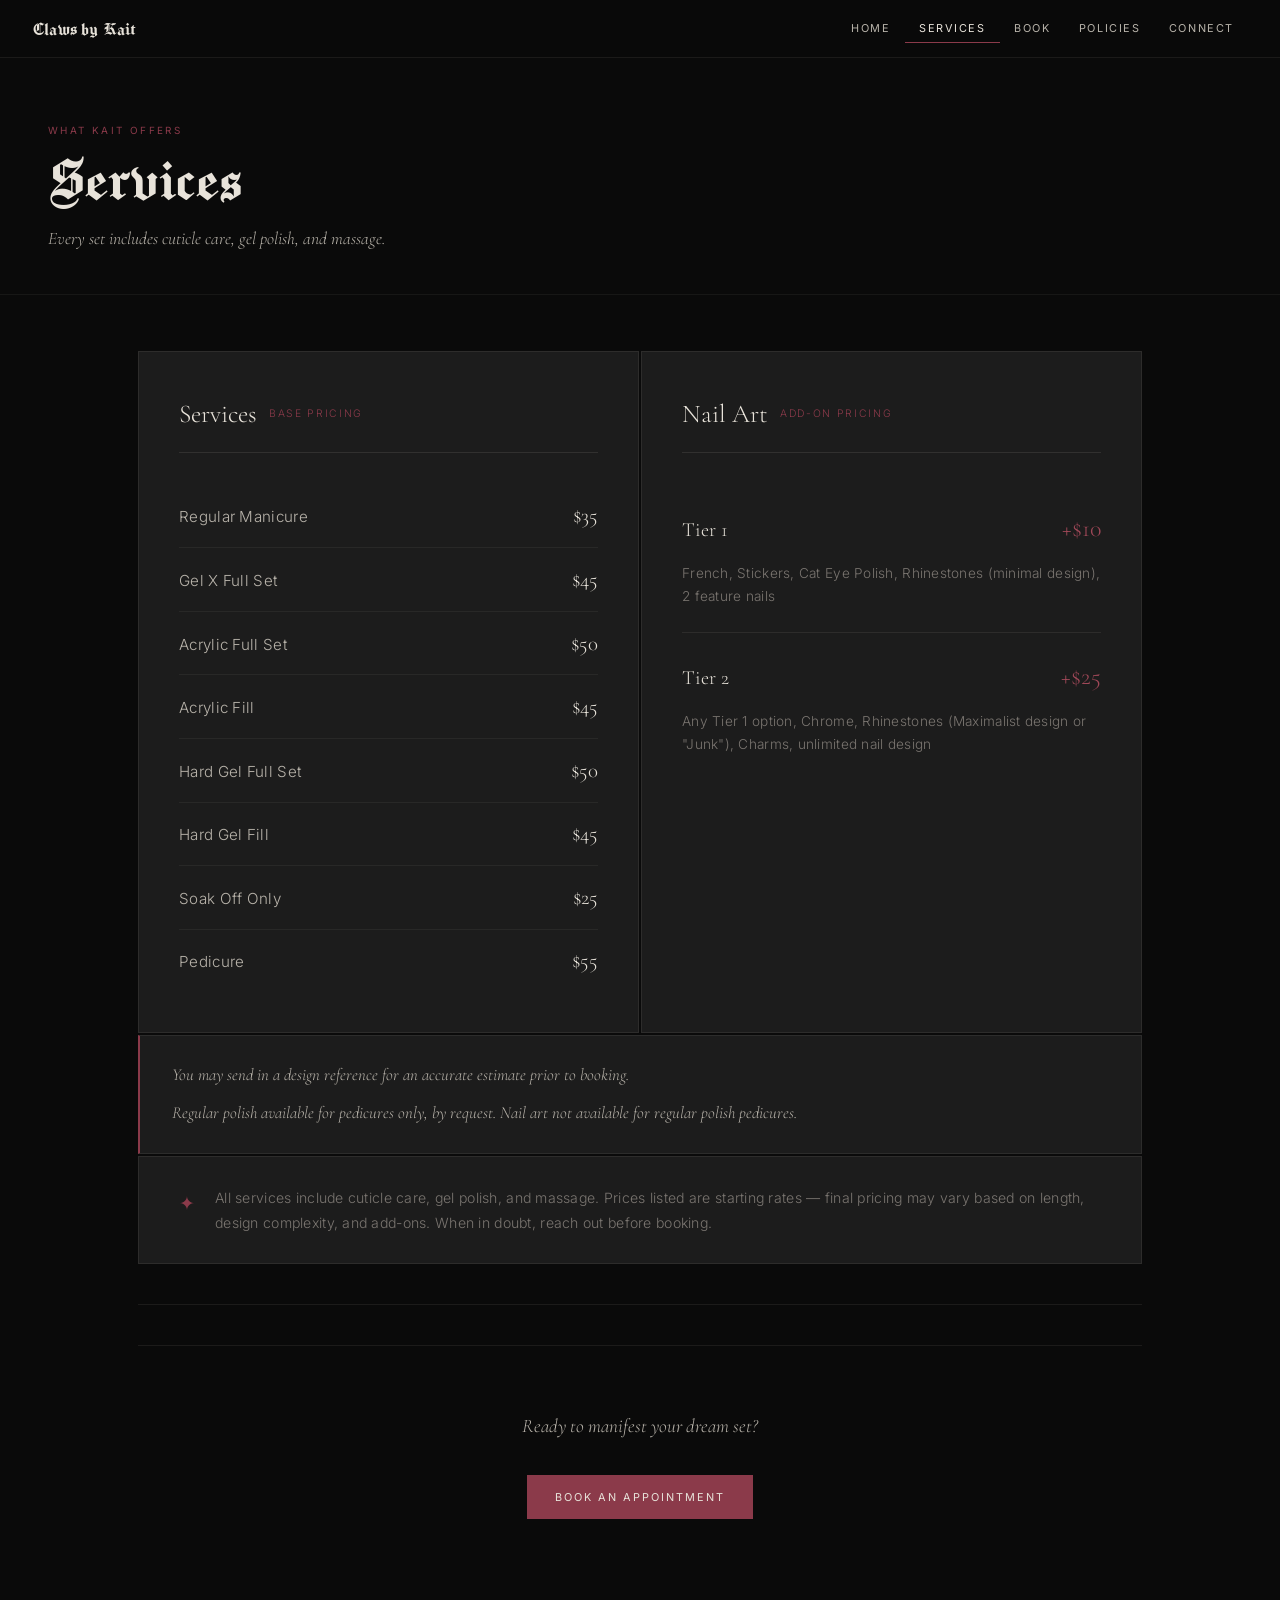
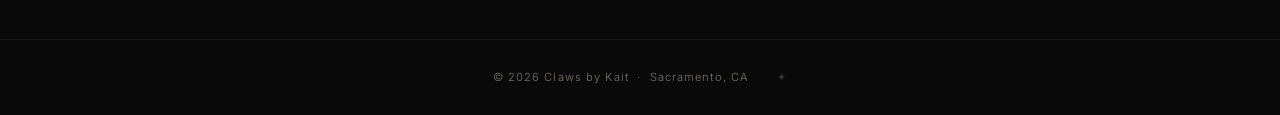
<file: services.html>
<!DOCTYPE html>
<html lang="en">
<head>
  <meta charset="UTF-8" />
  <meta name="viewport" content="width=device-width, initial-scale=1.0" />
  <title>Services — Claws by Kait</title>
  <link rel="preconnect" href="https://fonts.googleapis.com" />
  <link rel="preconnect" href="https://fonts.gstatic.com" crossorigin />
  <link href="https://fonts.googleapis.com/css2?family=Manufacturing+Consent&family=Cormorant+Garamond:ital,wght@0,300;0,400;1,300;1,400&family=Inter:wght@300;400&display=swap" rel="stylesheet" />
  <link rel="stylesheet" href="assets/site.css" />
  <style>
    .services-grid {
      display: grid;
      grid-template-columns: 1fr 1fr;
      gap: 2px;
      margin-bottom: 2px;
    }

    .service-card {
      background: var(--panel);
      border: 0.5px solid rgba(232,227,218,0.08);
      padding: 2.5rem;
    }

    .card-title {
      font-family: 'Cormorant Garamond', serif;
      font-size: 1.6rem;
      font-weight: 300;
      color: var(--bone);
      margin-bottom: 2rem;
      padding-bottom: 1rem;
      border-bottom: 0.5px solid rgba(232,227,218,0.1);
      display: flex;
      align-items: center;
      gap: 0.75rem;
    }

    .card-title span {
      font-size: 0.65rem;
      letter-spacing: 0.16em;
      text-transform: uppercase;
      color: var(--rose);
      font-family: 'Inter', sans-serif;
    }

    .service-row {
      display: flex;
      justify-content: space-between;
      align-items: baseline;
      padding: 0.85rem 0;
      border-bottom: 0.5px solid rgba(232,227,218,0.06);
    }

    .service-row:last-child { border-bottom: none; }

    .service-name {
      font-size: 0.95rem;
      color: var(--bone-dim);
      letter-spacing: 0.02em;
    }

    .service-price {
      font-family: 'Cormorant Garamond', serif;
      font-size: 1.3rem;
      color: var(--bone);
      flex-shrink: 0;
      margin-left: 1rem;
    }

    /* Nail art tiers */
    .tier-card {
      background: var(--panel);
      border: 0.5px solid rgba(232,227,218,0.08);
      padding: 2.5rem;
      margin-bottom: 2px;
    }

    .tier {
      padding: 1.5rem 0;
      border-bottom: 0.5px solid rgba(232,227,218,0.08);
    }
    .tier:last-child { border-bottom: none; padding-bottom: 0; }

    .tier-header {
      display: flex;
      justify-content: space-between;
      align-items: baseline;
      margin-bottom: 0.75rem;
    }

    .tier-name {
      font-family: 'Cormorant Garamond', serif;
      font-size: 1.25rem;
      color: var(--bone);
    }

    .tier-price {
      font-family: 'Cormorant Garamond', serif;
      font-size: 1.5rem;
      color: var(--rose-light);
    }

    .tier-includes {
      font-size: 0.85rem;
      color: var(--silver);
      line-height: 1.7;
      letter-spacing: 0.02em;
    }

    /* Note box */
    .note-box {
      background: var(--panel);
      border: 0.5px solid rgba(232,227,218,0.08);
      border-left: 2px solid var(--rose);
      padding: 1.5rem 2rem;
      margin-bottom: 2px;
    }

    .note-box p {
      font-family: 'Cormorant Garamond', serif;
      font-style: italic;
      font-size: 1.05rem;
      color: var(--bone-dim);
      line-height: 1.8;
    }

    .note-box p + p { margin-top: 0.5rem; }

    .includes-note {
      background: var(--panel);
      border: 0.5px solid rgba(232,227,218,0.08);
      padding: 1.75rem 2.5rem;
      display: flex;
      align-items: flex-start;
      gap: 1.25rem;
    }

    .includes-note .glyph {
      font-size: 1.2rem;
      color: var(--rose);
      flex-shrink: 0;
      margin-top: 0.15rem;
    }

    .includes-note p {
      font-size: 0.88rem;
      color: var(--silver);
      line-height: 1.8;
      letter-spacing: 0.02em;
    }

    .book-cta {
      text-align: center;
      padding: 4rem 2rem;
      border-top: 0.5px solid rgba(232,227,218,0.08);
    }

    .book-cta p {
      font-family: 'Cormorant Garamond', serif;
      font-style: italic;
      font-size: 1.2rem;
      color: var(--bone-dim);
      margin-bottom: 2rem;
    }

    @media (max-width: 700px) {
      .services-grid { grid-template-columns: 1fr; }
    }
  </style>
</head>
<body>

  <header>
    <a href="index.html" class="site-name">Claws by Kait</a>
    <nav>
      <a href="index.html">Home</a>
      <a href="services.html" class="active">Services</a>
      <a href="book.html">Book</a>
      <a href="policies.html">Policies</a>
      <a href="connect.html">Connect</a>
    </nav>
  </header>

  <div class="page">
    <div class="page-hero fade-in">
      <p class="section-label">What Kait Offers</p>
      <h1 class="page-title">Services</h1>
      <p class="page-sub">Every set includes cuticle care, gel polish, and massage.</p>
    </div>

    <div class="content">

      <!-- Services + Nail Art grid -->
      <div class="services-grid fade-in">

        <!-- Services -->
        <div class="service-card">
          <h2 class="card-title">Services <span>Base Pricing</span></h2>
          <div class="service-row">
            <span class="service-name">Regular Manicure</span>
            <span class="service-price">$35</span>
          </div>
          <div class="service-row">
            <span class="service-name">Gel X Full Set</span>
            <span class="service-price">$45</span>
          </div>
          <div class="service-row">
            <span class="service-name">Acrylic Full Set</span>
            <span class="service-price">$50</span>
          </div>
          <div class="service-row">
            <span class="service-name">Acrylic Fill</span>
            <span class="service-price">$45</span>
          </div>
          <div class="service-row">
            <span class="service-name">Hard Gel Full Set</span>
            <span class="service-price">$50</span>
          </div>
          <div class="service-row">
            <span class="service-name">Hard Gel Fill</span>
            <span class="service-price">$45</span>
          </div>
          <div class="service-row">
            <span class="service-name">Soak Off Only</span>
            <span class="service-price">$25</span>
          </div>
          <div class="service-row">
            <span class="service-name">Pedicure</span>
            <span class="service-price">$55</span>
          </div>
        </div>

        <!-- Nail Art -->
        <div class="service-card">
          <h2 class="card-title">Nail Art <span>Add-On Pricing</span></h2>
          <div class="tier">
            <div class="tier-header">
              <span class="tier-name">Tier 1</span>
              <span class="tier-price">+$10</span>
            </div>
            <p class="tier-includes">French, Stickers, Cat Eye Polish, Rhinestones (minimal design), 2 feature nails</p>
          </div>
          <div class="tier">
            <div class="tier-header">
              <span class="tier-name">Tier 2</span>
              <span class="tier-price">+$25</span>
            </div>
            <p class="tier-includes">Any Tier 1 option, Chrome, Rhinestones (Maximalist design or "Junk"), Charms, unlimited nail design</p>
          </div>
        </div>
      </div>

      <!-- Notes -->
      <div class="note-box fade-in">
        <p>You may send in a design reference for an accurate estimate prior to booking.</p>
        <p>Regular polish available for pedicures only, by request. Nail art not available for regular polish pedicures.</p>
      </div>

      <!-- What's included -->
      <div class="includes-note fade-in">
        <span class="glyph">✦</span>
        <p>All services include cuticle care, gel polish, and massage. Prices listed are starting rates — final pricing may vary based on length, design complexity, and add-ons. When in doubt, reach out before booking.</p>
      </div>

      <hr class="divider" />

      <!-- Book CTA -->
      <div class="book-cta fade-in">
        <p>Ready to manifest your dream set?</p>
        <a href="book.html" class="btn">Book an Appointment</a>
      </div>

    </div>
  </div>

  <footer>
    <span>© 2026 Claws by Kait &nbsp;·&nbsp; Sacramento, CA</span>
    <a href="admin/index.html">✦</a>
  </footer>

  <script>
    const observer = new IntersectionObserver(entries => {
      entries.forEach(e => { if (e.isIntersecting) e.target.classList.add('visible'); });
    }, { threshold: 0.08 });
    document.querySelectorAll('.fade-in').forEach(el => observer.observe(el));
  </script>
</body>
</html>
</file>
<file: assets/site.css>
/* ── RESET & VARS ── */
*, *::before, *::after { box-sizing: border-box; margin: 0; padding: 0; }

:root {
  --black:     #0a0a0a;
  --off-black: #111111;
  --ink:       #161616;
  --panel:     #1c1c1c;
  --bone:      #e8e3da;
  --bone-dim:  #b8b3aa;
  --rose:      #8b3a4a;
  --rose-light:#a04858;
  --silver:    #7a7570;
}

html { scroll-behavior: smooth; }

body {
  background: var(--black);
  color: var(--bone);
  font-family: 'Inter', sans-serif;
  font-weight: 300;
  font-size: 15px;
  line-height: 1.7;
  overflow-x: hidden;
  -webkit-font-smoothing: antialiased;
}

/* ── HEADER ── */
header {
  position: sticky;
  top: 0;
  z-index: 100;
  display: flex;
  justify-content: space-between;
  align-items: center;
  padding: 0 2rem;
  height: 58px;
  border-bottom: 0.5px solid rgba(232,227,218,0.08);
  background: rgba(10,10,10,0.96);
  backdrop-filter: blur(16px);
  -webkit-backdrop-filter: blur(16px);
  /* respect iOS status bar */
  padding-top: env(safe-area-inset-top);
  height: calc(58px + env(safe-area-inset-top));
}

.site-name {
  font-family: 'Manufacturing Consent', serif;
  font-weight: 400;
  font-size: 1.25rem;
  color: var(--bone);
  text-decoration: none;
  flex-shrink: 0;
  letter-spacing: 0.01em;
  z-index: 101;
  /* push down past status bar */
  margin-top: env(safe-area-inset-top);
}

/* ── NAV ── */
nav { display: flex; align-items: center; }

nav a {
  color: var(--bone-dim);
  text-decoration: none;
  font-size: 0.68rem;
  letter-spacing: 0.14em;
  text-transform: uppercase;
  padding: 0.35rem 0.9rem;
  transition: color 0.2s;
  white-space: nowrap;
  font-weight: 400;
}

nav a:hover { color: var(--bone); }

nav a.active {
  color: var(--bone);
  border-bottom: 1px solid var(--rose);
  padding-bottom: calc(0.35rem - 1px);
}

/* ── HAMBURGER ── */
.nav-toggle {
  display: none;
  background: none;
  border: none;
  cursor: pointer;
  padding: 0.5rem;
  z-index: 101;
  flex-direction: column;
  gap: 5px;
  margin-top: env(safe-area-inset-top);
}

.nav-toggle span {
  display: block;
  width: 22px;
  height: 1px;
  background: var(--bone);
  transition: transform 0.25s, opacity 0.25s;
}

.nav-toggle.open span:nth-child(1) { transform: translateY(6px) rotate(45deg); }
.nav-toggle.open span:nth-child(2) { opacity: 0; }
.nav-toggle.open span:nth-child(3) { transform: translateY(-6px) rotate(-45deg); }

/* ── PAGE SHELL ── */
.page { position: relative; z-index: 1; min-height: calc(100vh - 58px); }

.page-hero {
  padding: 4rem 3rem 2.5rem;
  border-bottom: 0.5px solid rgba(232,227,218,0.06);
}

.section-label {
  font-size: 0.62rem;
  letter-spacing: 0.24em;
  text-transform: uppercase;
  color: var(--rose);
  margin-bottom: 0.6rem;
  font-weight: 400;
}

.page-title {
  font-family: 'Manufacturing Consent', serif;
  font-weight: 400;
  font-size: clamp(2.2rem, 6vw, 4rem);
  line-height: 1;
  color: var(--bone);
  margin-bottom: 0.75rem;
  letter-spacing: 0.01em;
}

.page-sub {
  font-family: 'Cormorant Garamond', serif;
  font-style: italic;
  font-size: 1.1rem;
  color: var(--bone-dim);
  max-width: 480px;
  font-weight: 300;
}

/* ── CONTENT ── */
.content {
  padding: 3.5rem 3rem;
  max-width: 1100px;
  margin: 0 auto;
}

/* ── FOOTER ── */
footer {
  position: relative;
  z-index: 1;
  text-align: center;
  padding: 1.75rem 3rem;
  border-top: 0.5px solid rgba(232,227,218,0.06);
  font-size: 0.7rem;
  letter-spacing: 0.1em;
  color: var(--silver);
}

footer a {
  color: var(--silver);
  text-decoration: none;
  margin-left: 1.5rem;
  transition: color 0.2s;
  opacity: 0.4;
}
footer a:hover { opacity: 1; }

/* ── BUTTONS ── */
.btn {
  display: inline-block;
  padding: 0.8rem 1.75rem;
  background: var(--rose);
  color: var(--bone);
  border: none;
  font-family: 'Inter', sans-serif;
  font-size: 0.68rem;
  letter-spacing: 0.18em;
  text-transform: uppercase;
  cursor: pointer;
  transition: background 0.2s, transform 0.1s;
  text-decoration: none;
  font-weight: 400;
}
.btn:hover { background: var(--rose-light); }
.btn:active { transform: scale(0.99); }

.btn-ghost {
  background: transparent;
  border: 0.5px solid rgba(232,227,218,0.2);
  color: var(--bone-dim);
}
.btn-ghost:hover {
  border-color: rgba(232,227,218,0.4);
  color: var(--bone);
  background: transparent;
}

/* ── FORMS ── */
.field-label {
  display: block;
  font-size: 0.65rem;
  letter-spacing: 0.16em;
  text-transform: uppercase;
  color: var(--silver);
  margin-bottom: 0.5rem;
  font-weight: 400;
}

.field-input,
.field-select,
.field-textarea {
  width: 100%;
  background: var(--ink);
  border: 0.5px solid rgba(232,227,218,0.12);
  color: var(--bone);
  font-family: 'Inter', sans-serif;
  font-size: 0.9rem;
  font-weight: 300;
  padding: 0.8rem 1rem;
  outline: none;
  transition: border-color 0.2s;
  margin-bottom: 1.25rem;
  appearance: none;
  -webkit-appearance: none;
  border-radius: 0;
}

.field-input::placeholder,
.field-textarea::placeholder { color: var(--silver); opacity: 0.6; }
.field-input:focus,
.field-select:focus,
.field-textarea:focus { border-color: var(--rose); }

.field-textarea { resize: vertical; min-height: 90px; }

.field-select {
  background-image: url("data:image/svg+xml,%3Csvg xmlns='http://www.w3.org/2000/svg' width='12' height='8' viewBox='0 0 12 8'%3E%3Cpath d='M1 1l5 5 5-5' stroke='%237a7570' stroke-width='1.5' fill='none'/%3E%3C/svg%3E");
  background-repeat: no-repeat;
  background-position: right 1rem center;
  padding-right: 2.5rem;
  cursor: pointer;
}

.field-select option { background: var(--ink); color: var(--bone); }

/* ── FADE IN ── */
.fade-in {
  opacity: 0;
  transform: translateY(14px);
  transition: opacity 0.55s ease, transform 0.55s ease;
}
.fade-in.visible { opacity: 1; transform: none; }

/* ── DIVIDER ── */
.divider {
  border: none;
  border-top: 0.5px solid rgba(232,227,218,0.08);
  margin: 2.5rem 0;
}

/* ── MOBILE ── */
@media (max-width: 700px) {
  header {
    padding: 0 1.25rem;
    padding-top: env(safe-area-inset-top);
    height: calc(58px + env(safe-area-inset-top));
  }

  .page-hero { padding: 2.5rem 1.5rem 2rem; }
  .content { padding: 2rem 1.5rem; }

  .nav-toggle { display: flex; }

  /* hide desktop nav links, show as dropdown */
  nav {
    position: fixed;
    top: calc(58px + env(safe-area-inset-top));
    left: 0;
    right: 0;
    background: rgba(10,10,10,0.99);
    backdrop-filter: blur(20px);
    -webkit-backdrop-filter: blur(20px);
    flex-direction: column;
    align-items: stretch;
    border-bottom: 0.5px solid rgba(232,227,218,0.08);
    transform: translateY(-110%);
    transition: transform 0.28s ease;
    z-index: 99;
    /* hide all links by default on mobile until toggled */
    visibility: hidden;
  }

  nav.open {
    transform: translateY(0);
    visibility: visible;
  }

  nav a {
    padding: 1rem 1.5rem;
    font-size: 0.75rem;
    border-bottom: 0.5px solid rgba(232,227,218,0.05);
    display: block;
  }

  nav a.active {
    border-bottom: 0.5px solid rgba(232,227,218,0.05);
    border-left: 2px solid var(--rose);
    padding-left: calc(1.5rem - 2px);
  }

  nav a:last-child { border-bottom: none; }
}
</file>
